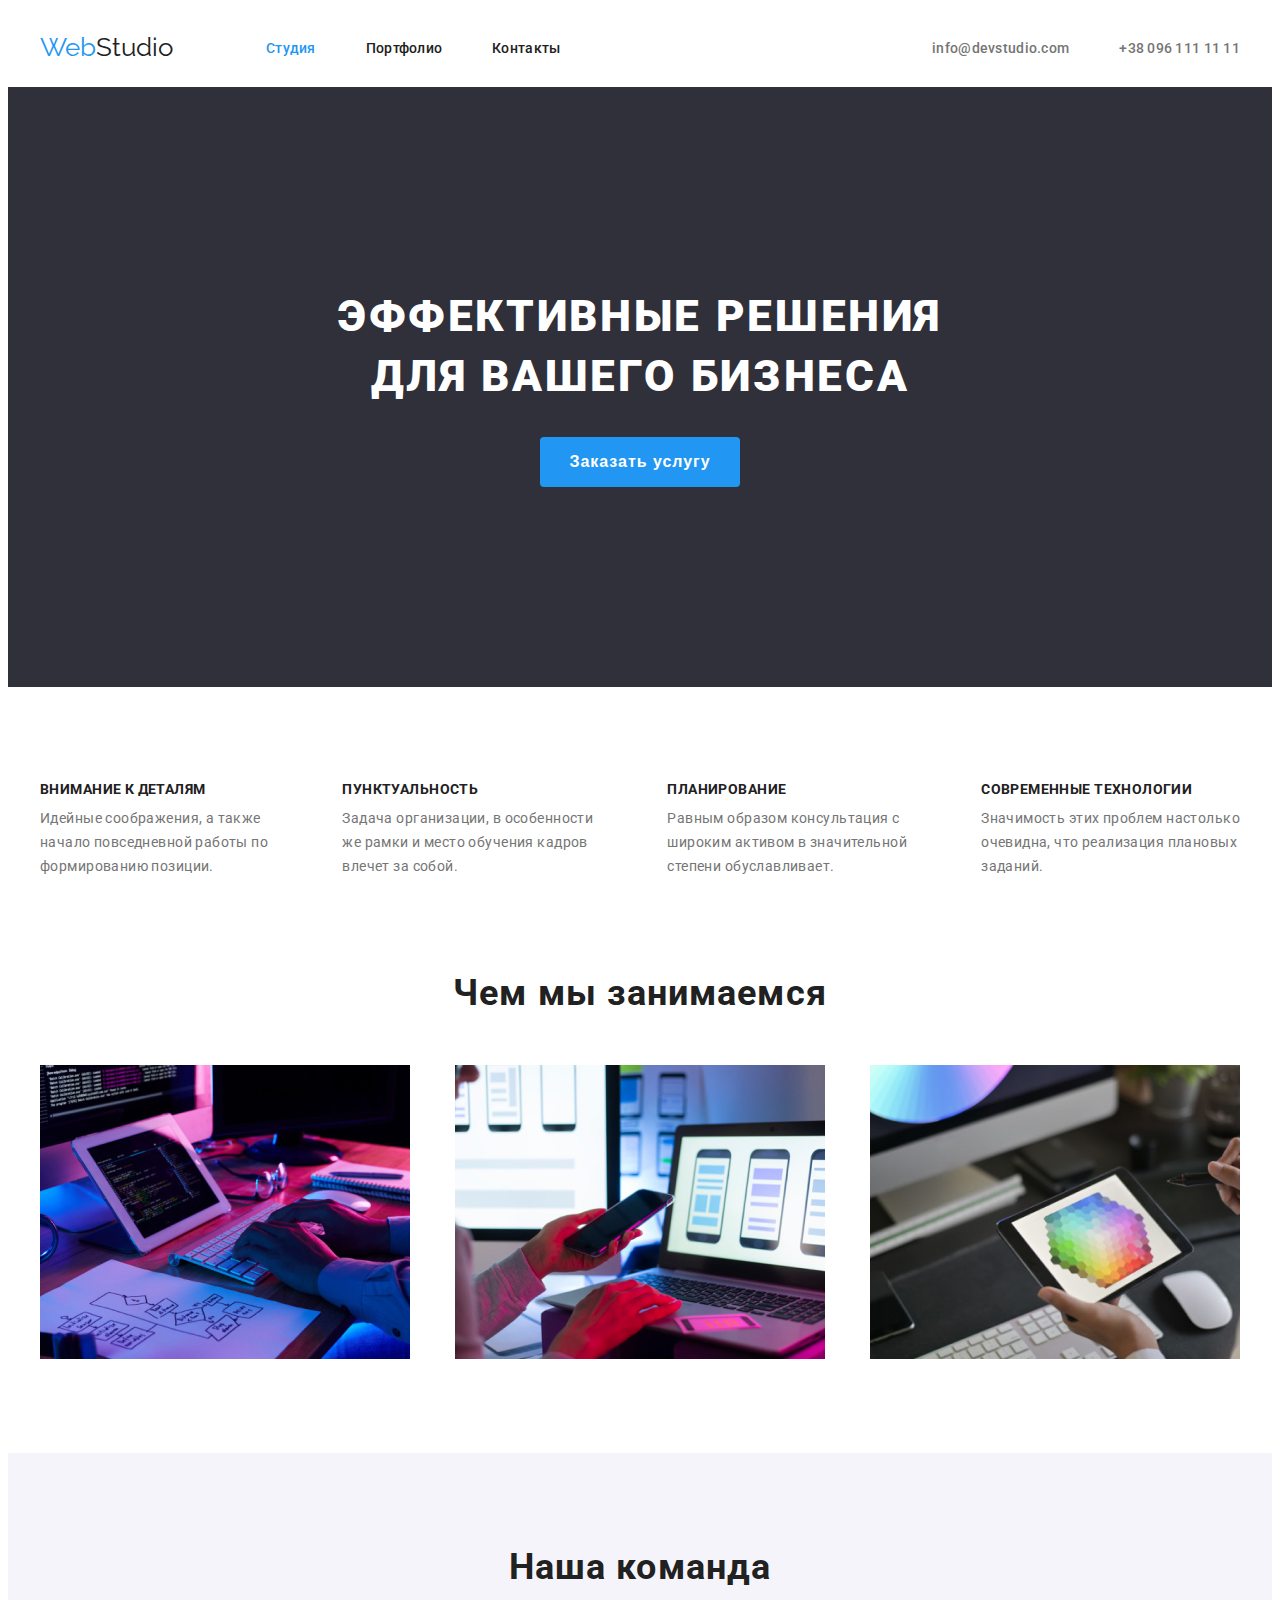
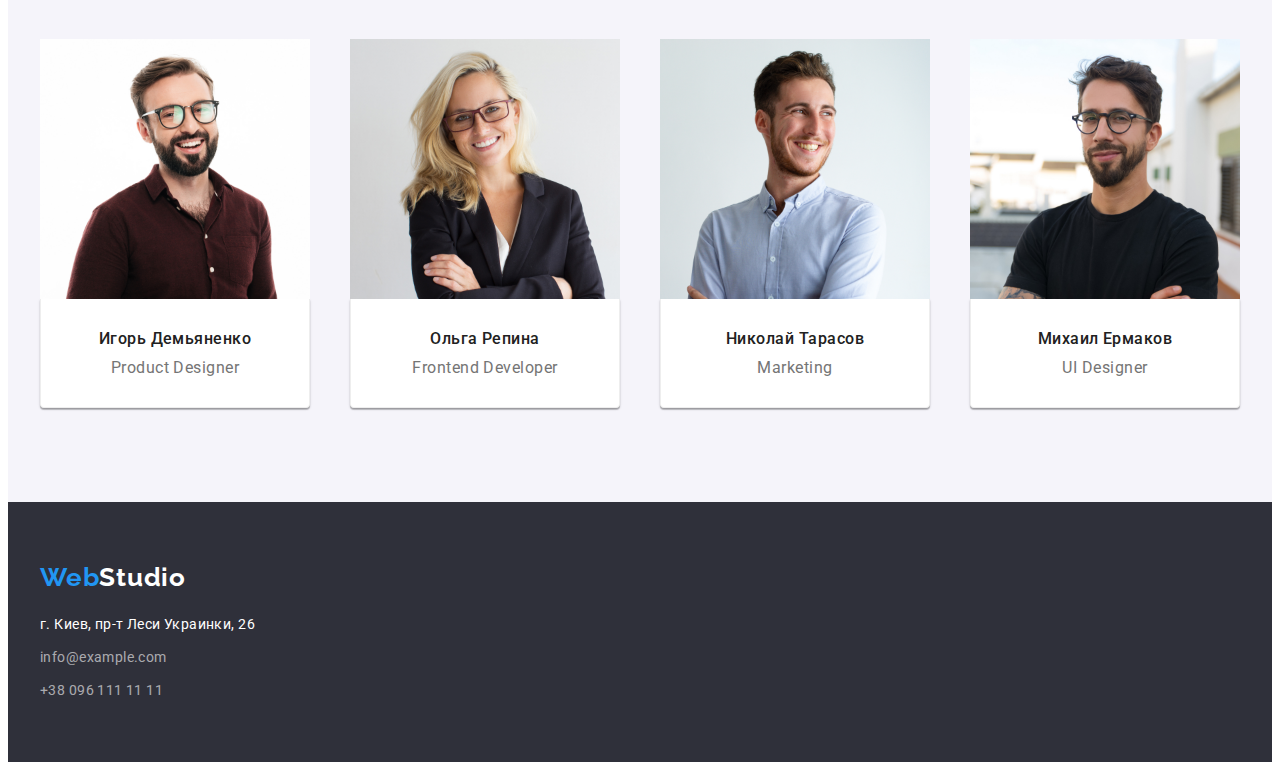
<file: index.html>
<!DOCTYPE html>
<html lang="en">

<head>
    <meta charset="UTF-8">
    <meta name="viewport" content="width=device-width, initial-scale=1.0">
    <title>WebStudio</title>
    <link rel="preconnect" href="https://fonts.gstatic.com">
    <link href="https://fonts.googleapis.com/css2?family=Raleway:wght@700&family=Roboto:wght@400;500;700;900&display=swap"
        rel="stylesheet">
    <link
        rel="stylesheet" 
        href="https://cdnjs.cloudflare.com/ajax/libs/modern-normalize/1.0.0/modern-normalize.min.css"
        integrity="sha512-ISS7cAi1PEhQ8jnbJpJZMd29NlhNj4AWYyLOSp2CE/CsHxTCu+r+t0D2yoJudVrd0/8fTVPUVDzY5Tvli75u/g=="
        crossorigin="anonymous" 
    />
    <link rel="stylesheet" href="./css/style.css">
</head>
<!--Основная часть-->
<body>
    <header class="page-header">
        <div class="main-nav container">
            <nav class="header-nav"> 
                <a href="index.html" class="header-logo"><span class="header-web-color">Web</span>Studio</a>
                <ul class="site-nav list">
                    <li class="link-title">
                        <a href="./index.html" class="link current">Студия</a>
                    </li>
                    <li class="link-title">
                        <a href="./Portfolio.html" class="link">Портфолио</a>
                    </li>
                    <li class="link-title">
                        <a href="#" class="link">Контакты</a>
                    </li>
                </ul>
            </nav>
            <ul class="site-nav-contacts">
                <li class="link">
                    <a href="mailto:info@devstudio.com" class="mail-header">info@devstudio.com</a>
                </li>
                <li class="link">
                    <a href="tel:+380961111111" class="tel">+38 096 111 11 11</a>
                </li>
            </ul>
        </div>
    </header>

    <main>
        <section class="hero-section">
            <div class="container">
                <div class="container-hero hero-div">
                    <!--Hero-->
                    <h1 class="hero-section-title">Эффективные решения для вашего бизнеса</h1>
                    <button type="button" class="button-order">Заказать услугу</button>
                </div>
            </div>
        </section>
        <!--Секция с преимуществами-->
        <section class="advantage-section">
            <div class="container">
                <ul class="advantage-list">
                    <li class="titles-list">
                        <h3 class="advantage-titles">Внимание к деталям</h3>
                        <p class="advantage-titles-text">Идейные соображения, а также <br>
                            начало повседневной работы по <br>
                            формированию позиции.</p>
                    </li>
                    <li class="titles-list">
                        <h3 class="advantage-titles">Пунктуальность</h3>
                        <p class="advantage-titles-text">Задача организации, в особенности <br>
                            же рамки и место обучения кадров <br>
                            влечет за собой.</p>
                    </li>
                    <li class="titles-list">
                        <h3 class="advantage-titles">Планирование</h3>
                        <p class="advantage-titles-text">Равным образом консультация с <br>
                            широким активом в значительной <br>
                            степени обуславливает.</p>
                    </li>
                    <li class="titles-list">
                        <h3 class="advantage-titles">Современные технологии</h3>
                        <p class="advantage-titles-text">Значимость этих проблем настолько <br>
                            очевидна, что реализация плановых <br> 
                            заданий.</p>
                    </li>
                </ul>
            </div>
        </section>

        <!--Секция с фото-->
        <section class="what-we-do-section">
            <div class="container photo-list">
                <h2 class="what-we-do-title">Чем мы занимаемся</h2>
                <ul class="what-we-do-list">
                    <li class="photo-example">
                        <img src="./images/box1.jpg" class="what-we-do-photos" alt="руки на клавиатуре" width="370" height="294">
                    </li>
                    <li class="photo-example">
                        <img src="./images/box2.jpg" class="what-we-do-photos" alt="руки с телефоном" width="370" height="294">
                    </li>
                    <li class="photo-example">
                        <img src="./images/box3.jpg" class="what-we-do-photos no-gap" alt="руки с планшетом" width="370" height="294">
                    </li>
                </ul>
            </div>
        </section>

        <!--секция с нашей командой-->
        <section class="team-section">
            <div class="container">
                <h2 class="team-title">Наша команда</h2>
                <ul class="developers-list">
                    <li class="developers-photo-list">
                        <img src="./images/img.jpg" class="developers-photo" alt="Мужчина в красной рубашке" width="270" height="260">
                        <div class="team-border">
                            <h3 class="developer-names">Игорь Демьяненко</h3>
                            <p class="developers-professions">Product Designer</p>
                        </div>
                    </li>
                    <li class="developers-photo-list">
                        <img src="./images/img(1).jpg" class="developers-photo" alt="Девушка с белыми волосами" width="270" height="260">
                        <div class="team-border">
                            <h3 class="developer-names">Ольга Репина</h3>
                            <p class="developers-professions">Frontend Developer</p>
                        </div>
                    </li>
                    <li class="developers-photo-list">
                        <img src="./images/img(2).jpg" class="developers-photo" alt="Мужчина в серой рубашке" width="270" height="260">
                        <div class="team-border">
                            <h3 class="developer-names">Николай Тарасов</h3>
                            <p class="developers-professions">Marketing</p>
                        </div>
                    </li>
                    <li class="developers-photo-list">
                        <img src="./images/img(3).jpg" class="developers-photo" alt="Мужчина в очках" width="270" height="260">
                        <div class="team-border">
                            <h3 class="developer-names">Михаил Ермаков</h3>
                            <p class="developers-professions">UI Designer</p>
                        </div>
                    </li>
                </ul>
            </div>
    

        </section>


    </main>
    <!--Подвал-->
    <footer class="footer">
        <div class="container">
            <a href="./index.html" class="footer-logo"><span class="footer-web-color">Web</span>Studio</a>
                <address class="footer-adress">
                    <p class="physical-adress">г. Киев, пр-т Леси Украинки, 26</p>
                </address>
            <ul class="footer-contacts-list">
                <li class="mail-list">
                    <a href="mailto:info@example.com" class="footer-contacts footer-mail">info@example.com</a>
                </li>
                <li>
                    <a href="tel:+380961111111" class="footer-contacts footer-tel">+38 096 111 11 11</a>
                </li>
            </ul>
        </div>
    </footer>



</body>

</html>
</file>
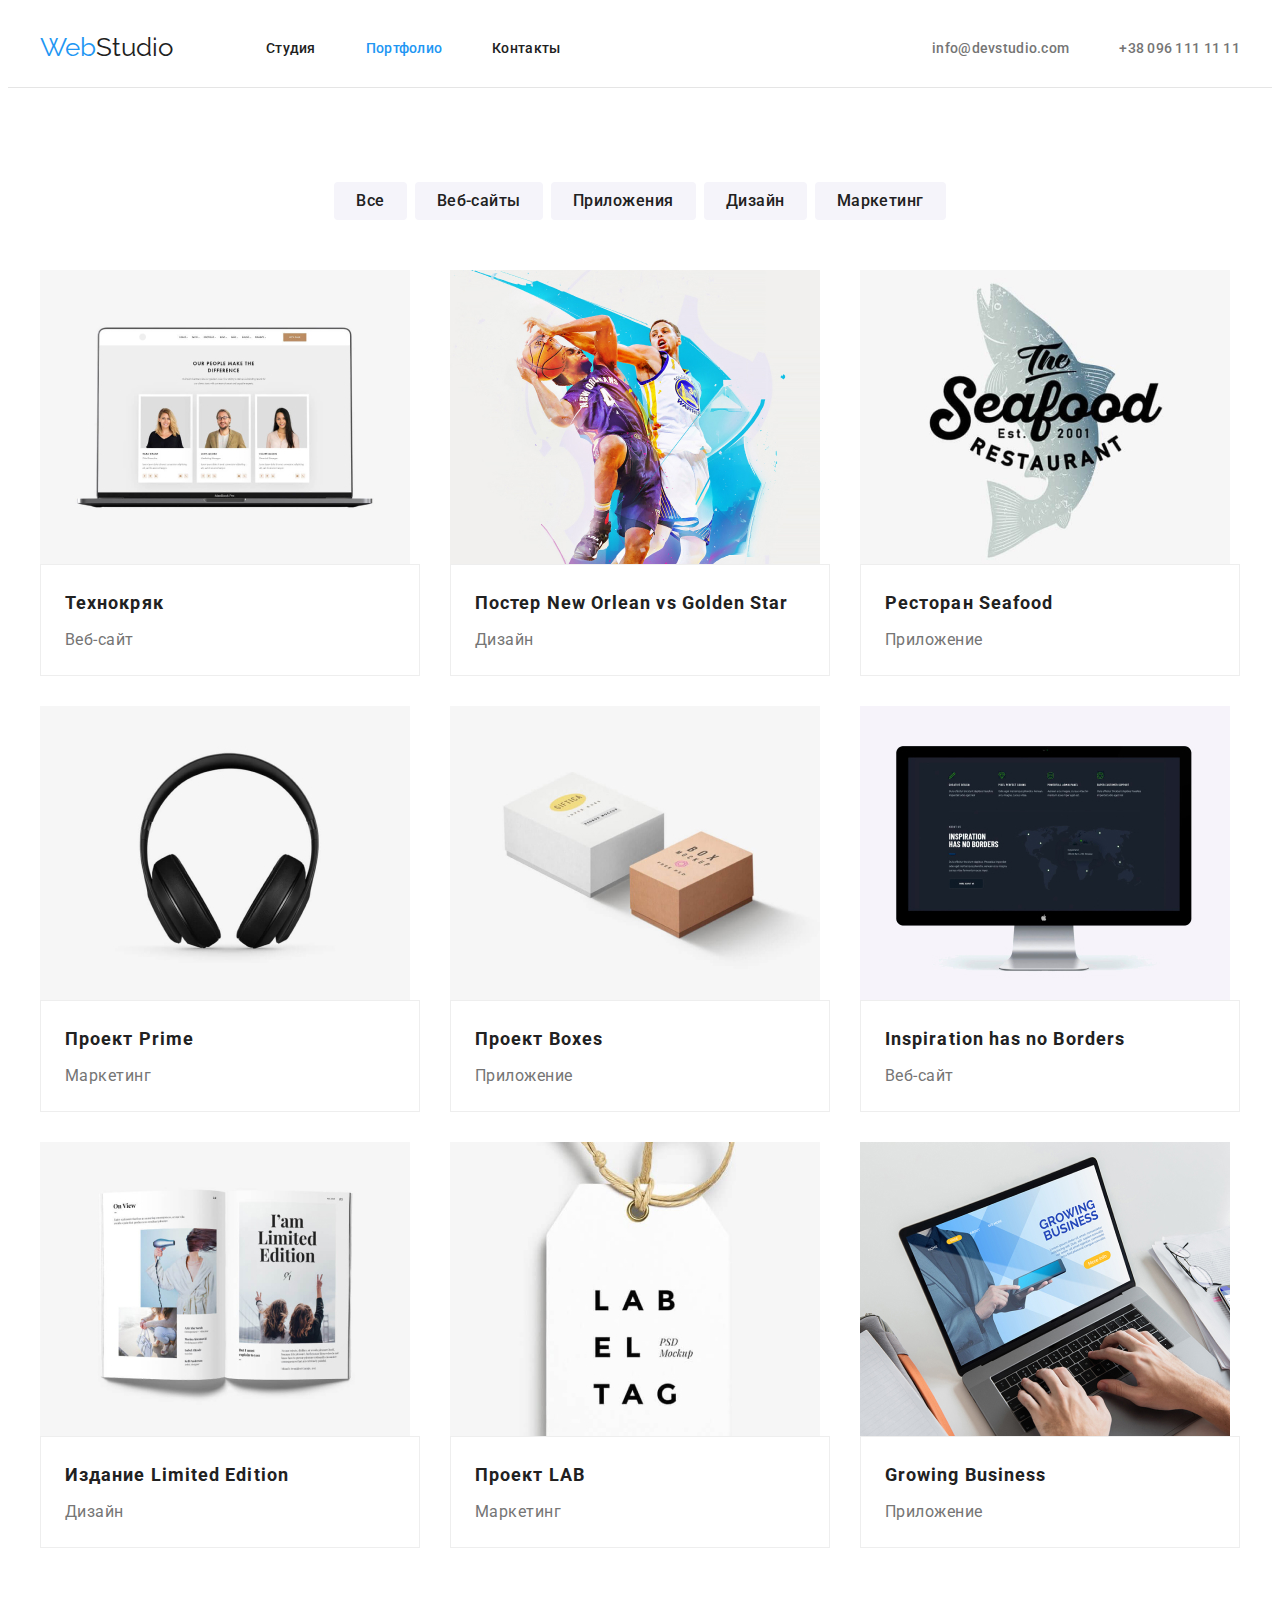
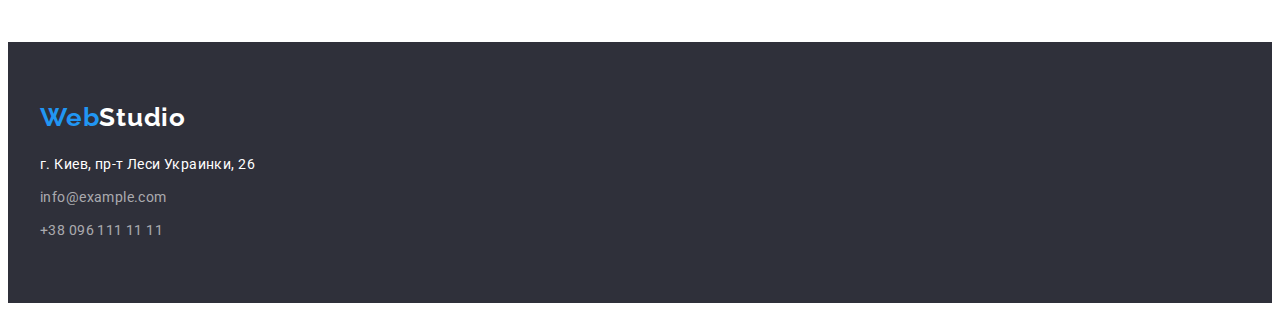
<file: Portfolio.html>
<!DOCTYPE html>
<html lang="en">

<head>
    <meta charset="UTF-8">
    <meta name="viewport" content="width=device-width, initial-scale=1.0">
    <title>Портфолио</title>
    <link rel="preconnect" href="https://fonts.gstatic.com">
    <link href="https://fonts.googleapis.com/css2?family=Raleway:wght@700&family=Roboto:wght@400;500;700;900&display=swap"
        rel="stylesheet">
    <link
        rel="stylesheet" 
        href="https://cdnjs.cloudflare.com/ajax/libs/modern-normalize/1.0.0/modern-normalize.min.css"
        integrity="sha512-ISS7cAi1PEhQ8jnbJpJZMd29NlhNj4AWYyLOSp2CE/CsHxTCu+r+t0D2yoJudVrd0/8fTVPUVDzY5Tvli75u/g=="
        crossorigin="anonymous" 
        />
    <link rel="stylesheet" href="./css/style.css">
</head>
    <!--Основная часть-->
<body>
    <header class="page-header border-line">
        <div class="main-nav container">
            <nav class="header-nav">
                <a href="index.html" class="header-logo"><span class="header-web-color">Web</span>Studio</a>
                <ul class="site-nav list">
                    <li class="link-title">
                        <a href="./index.html" class="link ">Студия</a>
                    </li>
                    <li class="link-title">
                        <a href="./Portfolio.html" class="link current">Портфолио</a>
                    </li>
                    <li class="link-title">
                        <a href="#" class="link">Контакты</a>
                    </li>
                </ul>
            </nav>
            <ul class="site-nav-contacts">
                <li class="link">
                    <a href="mailto:info@devstudio.com" class="mail-header portfolio">info@devstudio.com</a>
                </li>
                <li class="link">
                    <a href="tel:+380961111111" class="tel">+38 096 111 11 11</a>
                </li>
            </ul>
        </div>
    </header>
    <!-- main -->
    <main>
        <section class="portfolio-section">
            <div class="container">
                <ul class="buttons-section">
                    <li class="portfolio-buttons">
                        <button type="button" class="button-menu">Все</button>
                    </li>   
                    <li class="portfolio-buttons">
                        <button type="button" class="button-menu">Веб-сайты</button>
                    </li>
                    <li class="portfolio-buttons">
                        <button type="button" class="button-menu">Приложения</button>
                    </li>
                    <li class="portfolio-buttons">
                        <button type="button" class="button-menu">Дизайн</button>
                    </li>
                    <li class="portfolio-buttons">
                        <button type="button" class="button-menu">Маркетинг</button>
                    </li>
                </ul>
                <ul class="photocard-set">
                    <li class="photocard-set-items">  
                        <a href="#">
                            <img src="./images/portfolio_imgs/ноут_с_сайтом.jpg" class="portfolio-img" alt="ноут-с-сайтом" width="370" height="294">
                            <div class="photocard-set-description">
                                <h2 class="portfolio-titles">Технокряк</h2>
                                <p class="portfolio-text">Веб-сайт</p>
                            </div>
                        </a>
                    </li>
                    <li class="photocard-set-items">  
                        <a href="#">
                            <img src="./images/portfolio_imgs/два_баскетболиста.jpg" class="portfolio-img" alt="два-баскетболиста" width="370" height="294">
                            <div class="photocard-set-description">
                                <h2 class="portfolio-titles">Постер New Orlean vs Golden Star</h2>
                                <p class="portfolio-text">Дизайн</p>
                            </div>
                        </a>
                    </li>
                    <li class="photocard-set-items">  
                        <a href="#">
                            <img src="./images/portfolio_imgs/лого_ресторана.jpg" class="portfolio-img" alt="логотип-сифуд-ресторана" width="370" height="294">
                            <div class="photocard-set-description">
                                <h2 class="portfolio-titles">Ресторан Seafood</h2>
                                <p class="portfolio-text">Приложение</p>
                            </div>
                        </a>
                    </li>
                    <li class="photocard-set-items">  
                        <a href="#">
                            <img src="./images/portfolio_imgs/наушники.jpg" class="portfolio-img" alt="черные-наушники" width="370" height="294">
                            <div class="photocard-set-description">
                                <h2 class="portfolio-titles">Проект Prime</h2>
                                <p class="portfolio-text">Маркетинг</p>
                            </div>
                        </a>
                    </li>
                    <li class="photocard-set-items">  
                        <a href="#">
                            <img src="./images/portfolio_imgs/две_коробки.jpg" class="portfolio-img" alt="две-коробочки" width="370" height="294">
                            <div class="photocard-set-description">
                                <h2 class="portfolio-titles">Проект Boxes</h2>
                                <p class="portfolio-text">Приложение</p>
                            </div>
                        </a>
                    </li>
                    <li class="photocard-set-items">  
                        <a href="#">
                            <img src="./images/portfolio_imgs/монитор_с_картинкой.jpg" class="portfolio-img" alt="мониток-компьютера" width="370" height="294">
                            <div class="photocard-set-description">
                                <h2 class="portfolio-titles">Inspiration has no Borders</h2>
                                <p class="portfolio-text">Веб-сайт</p>
                            </div>
                        </a>
                    </li>
                    <li class="photocard-set-items last-items">  
                        <a href="#">
                            <img src="./images/portfolio_imgs/открытая_книга.jpg" class="portfolio-img" alt="открытая-книга" width="370" height="294">
                            <div class="photocard-set-description">
                                <h2 class="portfolio-titles">Издание Limited Edition</h2>
                                <p class="portfolio-text">Дизайн</p>
                            </div>
                        </a>
                    </li>
                    <li class="photocard-set-items last-items">  
                        <a href="#">
                            <img src="./images/portfolio_imgs/этикетка.jpg" class="portfolio-img" alt="лейба-с-надписью" width="370" height="294">
                            <div class="photocard-set-description">
                                <h2 class="portfolio-titles">Проект LAB</h2>
                                <p class="portfolio-text">Маркетинг</p>
                            </div>
                        </a>
                    </li>
                    <li class="photocard-set-items last-items">  
                        <a href="#">
                            <img src="./images/portfolio_imgs/открытый_ноут.jpg" class="portfolio-img" alt="открытый_ноут" width="370" height="294">
                            <div class="photocard-set-description">
                                <h2 class="portfolio-titles">Growing Business</h2>
                                <p class="portfolio-text">Приложение</p>
                            </div>
                        </a>
                    </li>
                </ul>
            </div>
        </section>
    </main>
    <!--Подвал-->
    <footer class="footer">
        <div class="container">
            <a href="./index.html" class="footer-logo"><span class="footer-web-color">Web</span>Studio</a>
            <address class="footer-adress">
                <p class="physical-adress">г. Киев, пр-т Леси Украинки, 26</p>
            </address>
            <ul class="footer-contacts-list">
                <li class="mail-list">
                    <a href="mailto:info@example.com" class="footer-contacts footer-mail">info@example.com</a>
                </li>
                <li>
                    <a href="tel:+380961111111" class="footer-contacts footer-tel">+38 096 111 11 11</a>
                </li>
            </ul>
        </div>
    </footer>
    </body>
    </html>
</file>
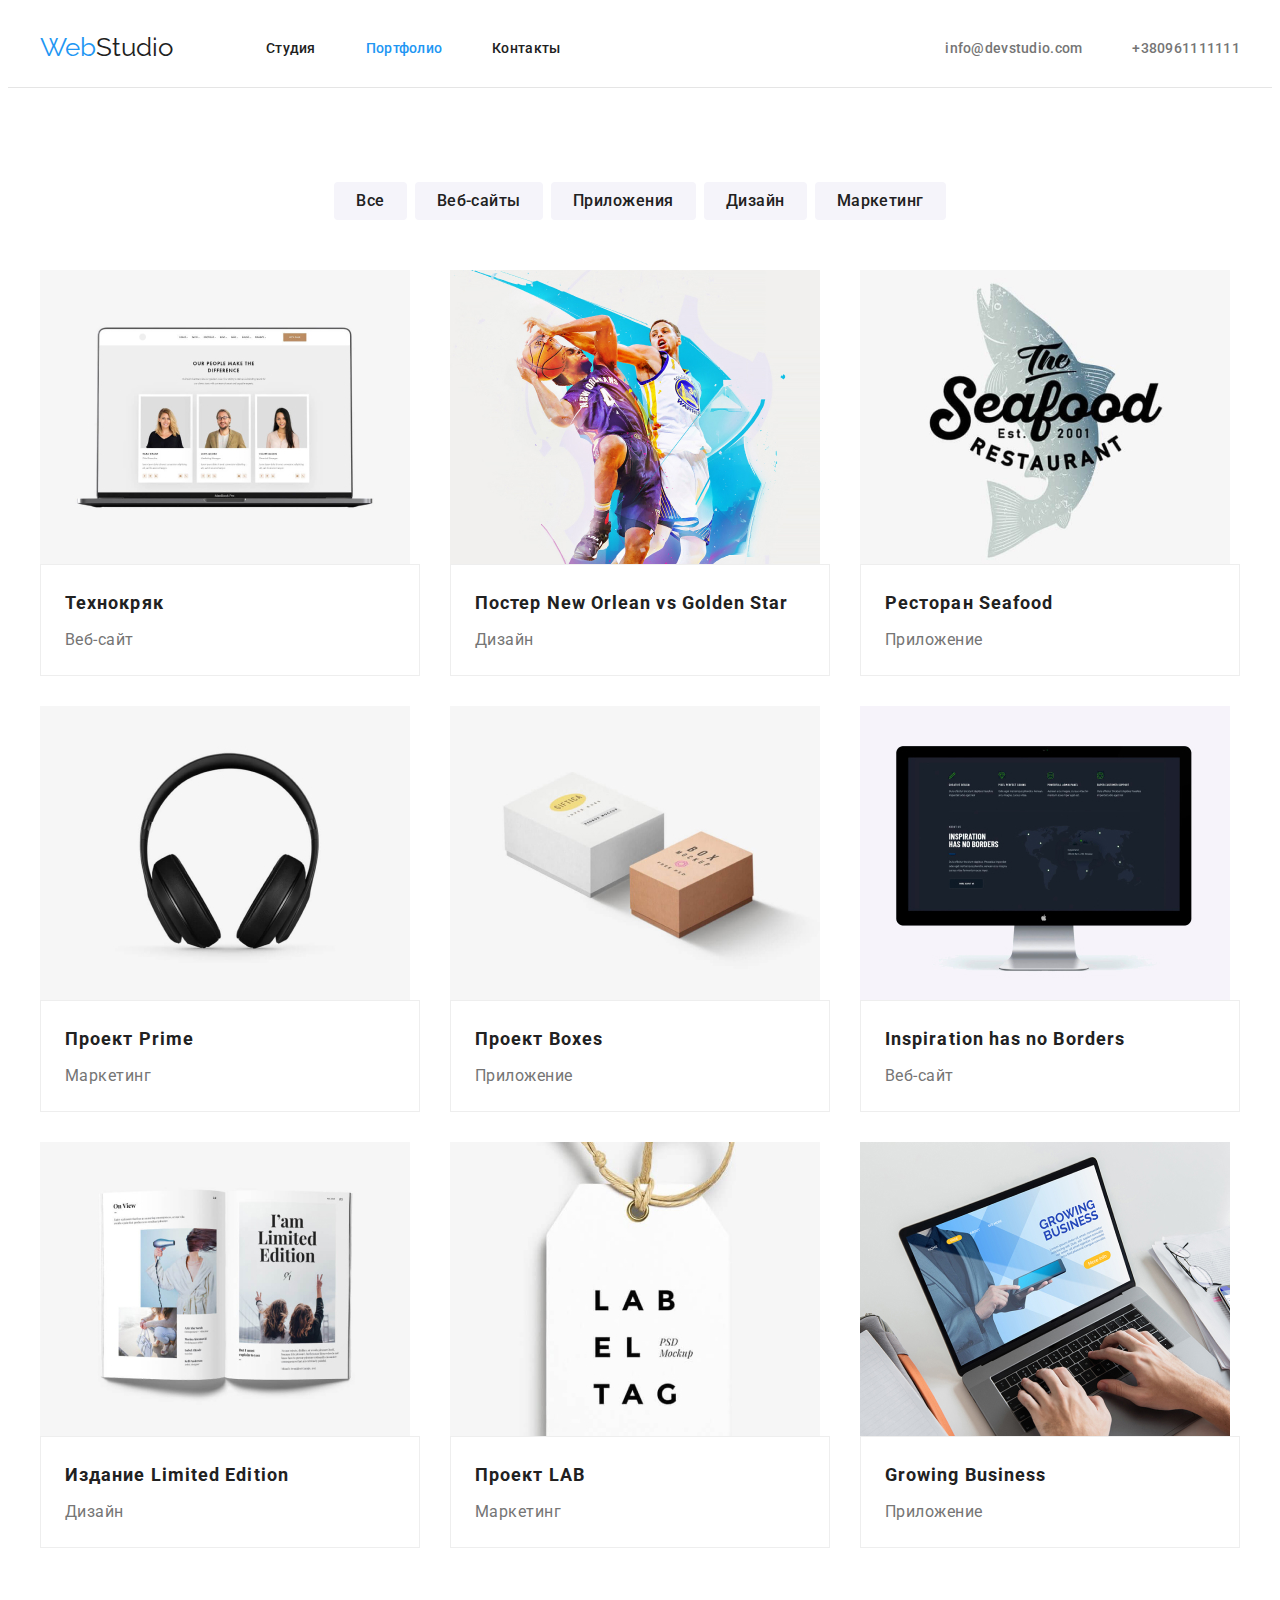
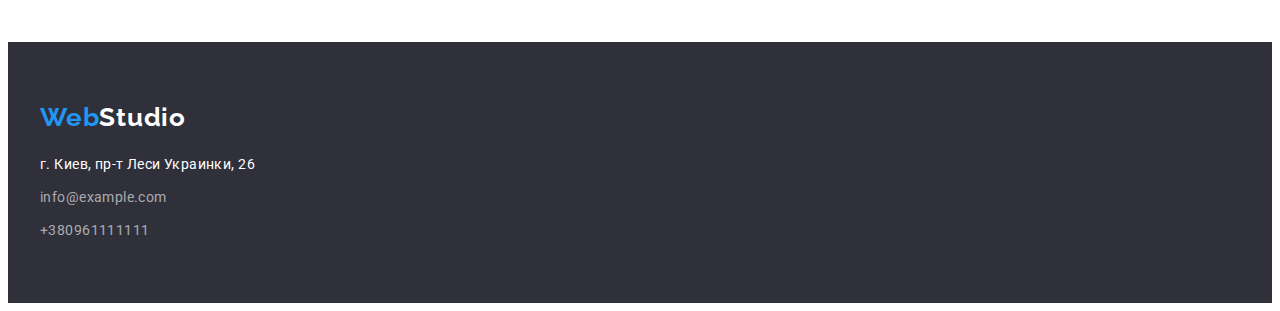
<file: Портфолио.html>
<!DOCTYPE html>
<html lang="en">

<head>
    <meta charset="UTF-8">
    <meta name="viewport" content="width=device-width, initial-scale=1.0">
    <title>Портфолио</title>
    <link rel="preconnect" href="https://fonts.gstatic.com">
    <link href="https://fonts.googleapis.com/css2?family=Raleway:wght@700&family=Roboto:wght@400;500;700;900&display=swap"
        rel="stylesheet">
    <link
        rel="stylesheet" 
        href="https://cdnjs.cloudflare.com/ajax/libs/modern-normalize/1.0.0/modern-normalize.min.css"
        integrity="sha512-ISS7cAi1PEhQ8jnbJpJZMd29NlhNj4AWYyLOSp2CE/CsHxTCu+r+t0D2yoJudVrd0/8fTVPUVDzY5Tvli75u/g=="
        crossorigin="anonymous" 
        />
    <link rel="stylesheet" href="./css/style.css">
</head>
    <!--Основная часть-->
<body>
    <header class="page-header border-line">
        <div class="main-nav container">
            <nav class="header-nav">
                <a href="index.html" class="header-logo"><span class="header-web-color">Web</span>Studio</a>
                <ul class="site-nav list">
                    <li class="link-title">
                        <a href="./index.html" class="link ">Студия</a>
                    </li>
                    <li class="link-title">
                        <a href="./Портфолио.html" class="link current">Портфолио</a>
                    </li>
                    <li class="link-title">
                        <a href="#" class="link">Контакты</a>
                    </li>
                </ul>
            </nav>
            <ul class="site-nav-contacts">
                <li class="link">
                    <a href="mailto:info@devstudio.com" class="mail-header portfolio">info@devstudio.com</a>
                </li>
                <li class="link">
                    <a href="tel:+380961111111" class="tel">+380961111111</a>
                </li>
            </ul>
        </div>
    </header>
    <!-- main -->
    <main>
        <section class="portfolio-section">
            <div class="container">
                <ul class="buttons-section">
                    <li class="portfolio-buttons">
                        <button type="button" class="button-menu">Все</button>
                    </li>   
                    <li class="portfolio-buttons">
                        <button type="button" class="button-menu">Веб-сайты</button>
                    </li>
                    <li class="portfolio-buttons">
                        <button type="button" class="button-menu">Приложения</button>
                    </li>
                    <li class="portfolio-buttons">
                        <button type="button" class="button-menu">Дизайн</button>
                    </li>
                    <li class="portfolio-buttons">
                        <button type="button" class="button-menu">Маркетинг</button>
                    </li>
                </ul>
                <ul class="photocard-set">
                    <li class="photocard-set-items">  
                        <a href="#">
                            <img src="./images/portfolio_imgs/ноут_с_сайтом.jpg" class="portfolio-img" alt="ноут-с-сайтом" width="370" height="294">
                            <div class="photocard-set-description">
                                <h2 class="portfolio-titles">Технокряк</h2>
                                <p class="portfolio-text">Веб-сайт</p>
                            </div>
                        </a>
                    </li>
                    <li class="photocard-set-items">  
                        <a href="#">
                            <img src="./images/portfolio_imgs/два_баскетболиста.jpg" class="portfolio-img" alt="два-баскетболиста" width="370" height="294">
                            <div class="photocard-set-description">
                                <h2 class="portfolio-titles">Постер New Orlean vs Golden Star</h2>
                                <p class="portfolio-text">Дизайн</p>
                            </div>
                        </a>
                    </li>
                    <li class="photocard-set-items">  
                        <a href="#">
                            <img src="./images/portfolio_imgs/лого_ресторана.jpg" class="portfolio-img" alt="логотип-сифуд-ресторана" width="370" height="294">
                            <div class="photocard-set-description">
                                <h2 class="portfolio-titles">Ресторан Seafood</h2>
                                <p class="portfolio-text">Приложение</p>
                            </div>
                        </a>
                    </li>
                    <li class="photocard-set-items">  
                        <a href="#">
                            <img src="./images/portfolio_imgs/наушники.jpg" class="portfolio-img" alt="черные-наушники" width="370" height="294">
                            <div class="photocard-set-description">
                                <h2 class="portfolio-titles">Проект Prime</h2>
                                <p class="portfolio-text">Маркетинг</p>
                            </div>
                        </a>
                    </li>
                    <li class="photocard-set-items">  
                        <a href="#">
                            <img src="./images/portfolio_imgs/две_коробки.jpg" class="portfolio-img" alt="две-коробочки" width="370" height="294">
                            <div class="photocard-set-description">
                                <h2 class="portfolio-titles">Проект Boxes</h2>
                                <p class="portfolio-text">Приложение</p>
                            </div>
                        </a>
                    </li>
                    <li class="photocard-set-items">  
                        <a href="#">
                            <img src="./images/portfolio_imgs/монитор_с_картинкой.jpg" class="portfolio-img" alt="мониток-компьютера" width="370" height="294">
                            <div class="photocard-set-description">
                                <h2 class="portfolio-titles">Inspiration has no Borders</h2>
                                <p class="portfolio-text">Веб-сайт</p>
                            </div>
                        </a>
                    </li>
                    <li class="photocard-set-items last-items">  
                        <a href="#">
                            <img src="./images/portfolio_imgs/открытая_книга.jpg" class="portfolio-img" alt="открытая-книга" width="370" height="294">
                            <div class="photocard-set-description">
                                <h2 class="portfolio-titles">Издание Limited Edition</h2>
                                <p class="portfolio-text">Дизайн</p>
                            </div>
                        </a>
                    </li>
                    <li class="photocard-set-items last-items">  
                        <a href="#">
                            <img src="./images/portfolio_imgs/этикетка.jpg" class="portfolio-img" alt="лейба-с-надписью" width="370" height="294">
                            <div class="photocard-set-description">
                                <h2 class="portfolio-titles">Проект LAB</h2>
                                <p class="portfolio-text">Маркетинг</p>
                            </div>
                        </a>
                    </li>
                    <li class="photocard-set-items last-items">  
                        <a href="#">
                            <img src="./images/portfolio_imgs/открытый_ноут.jpg" class="portfolio-img" alt="открытый_ноут" width="370" height="294">
                            <div class="photocard-set-description">
                                <h2 class="portfolio-titles">Growing Business</h2>
                                <p class="portfolio-text">Приложение</p>
                            </div>
                        </a>
                    </li>
                </ul>
            </div>
        </section>
    </main>
    <!--Подвал-->
    <footer class="footer">
        <div class="container">
            <a href="./index.html" class="footer-logo"><span class="footer-web-color">Web</span>Studio</a>
            <address class="footer-adress">
                <p class="physical-adress">г. Киев, пр-т Леси Украинки, 26</p>
            </address>
            <ul class="footer-contacts-list">
                <li class="mail-list">
                    <a href="mailto:info@example.com" class="footer-contacts footer-mail">info@example.com</a>
                </li>
                <li>
                    <a href="tel:+380961111111" class="footer-contacts footer-tel">+380961111111</a>
                </li>
            </ul>
        </div>
    </footer>
    </body>
    </html>
</file>
<file: css/style.css>
:root {
  /* main page */
  --main-text-color: #757575;
  --title-text-color: #212121;
  --accent-color: #2196f3;
  --second-txt-bcg-color: #ffffff;
  --hero-footer-bcg-clr: #2f303a;

  /* portfolio page */
  --button-bcg-clr: #f5f4fa;
  --button-active-bcg-clr: #2196f3;
  --bcg-clr: #ffffff;
}

body {
  /* background-color: #e5e5e5; */
  color: var(--main-text-color);
  font-family: "Roboto", sans-serif;
}

.container {
  width: 1200px;
  margin-left: auto;
  margin-right: auto;
  padding-left: 15px;
  padding-right: 15px;
  /* background-color: turquoise; */
}

ul {
  margin: 0;
  padding: 0;
  list-style: none;
}

a {
  text-decoration: none;
  cursor: pointer;
}

/* header */

.page-header {
  background-color: var(--second-txt-bcg-color);
}

.header-logo {
  padding-top: 24px;
  padding-bottom: 25px;
  margin-right: 93px;

  color: var(--title-text-color);
  font-family: "Raleway", sans-serif;
  font-size: 26px;
}

.header-web-color {
  color: var(--accent-color);
}

.header-nav {
  display: flex;
}

.mail-header {
  padding-top: 32px;
  padding-bottom: 32px;
}

.site-nav .link {
  padding-top: 32px;
  padding-bottom: 32px;
  color: var(--title-text-color);
  font-size: 14px;
  font-weight: 500;
  line-height: 1.142px;
  letter-spacing: 0.02em;
}

/* main nav */

.main-nav {
  display: flex;
  align-items: center;
  justify-content: space-between;
}

.site-nav {
  display: flex;
  align-items: center;
}

.site-nav-contacts {
  display: flex;
  margin-left: auto;
}

.site-nav .link-title:last-child {
  margin-right: 0;
}
.link-title {
  margin-right: 50px;
}

.site-nav .link:hover,
.site-nav .link:focus {
  color: var(--accent-color);
}

.site-nav .link.current {
  color: var(--accent-color);
}

.site-nav-contacts a {
  color: var(--main-text-color);
  font-size: 14px;
  font-weight: 500;
  line-height: 1.142;
  letter-spacing: 0.02em;
}

.site-nav-contacts .link + .link {
  margin-left: 50px;
}

.site-nav-contacts a:focus,
.site-nav-contacts a:hover {
  color: var(--accent-color);
}

/* hero */

.hero-section {
  background-color: var(--hero-footer-bcg-clr);
  text-align: center;
  padding-top: 200px;
  padding-bottom: 200px;
}

.hero-div {
  margin-right: auto;
  margin-left: auto;
  width: 696px;
}

.hero-section-title {
  margin-top: 0;
  margin-bottom: 30px;

  color: var(--second-txt-bcg-color);
  font-size: 44px;
  font-weight: 900;
  line-height: 1.36;
  letter-spacing: 0.06em;
  text-align: center;
  text-transform: uppercase;
}

.button-order {
  margin: auto;

  background-color: var(--accent-color);
  color: var(--second-txt-bcg-color);
  font-size: 16px;
  font-weight: 700;
  line-height: 1.875;
  letter-spacing: 0.06em;
  text-align: center;
  cursor: pointer;
  height: 50px;
  width: 200px;
  left: 700px;
  top: 430px;
  border-radius: 4px;
  border: 0px;
}

/* advantage section */

.advantage-list {
  display: flex;
  justify-content: space-between;
}

.advantage-section,
.what-we-do-section {
  background-color: var(--second-txt-bcg-color);
}

.advantage-section {
  padding-top: 94px;
  padding-bottom: 94px;
}

.what-we-do-section {
  padding-bottom: 94px;
}

.advantage-titles {
  margin-top: 0;
  margin-bottom: 10px;
  padding: 0;

  color: var(--title-text-color);
  font-size: 14px;
  font-weight: 700;
  line-height: 1.143;
  letter-spacing: 0.03em;
  text-align: left;
  text-transform: uppercase;
}

.advantage-titles-text {
  margin: 0;
  padding: 0;

  font-size: 14px;
  font-weight: 400;
  line-height: 1.714;
  letter-spacing: 0.03em;
  text-align: left;
}

/* wtah we do section */

.what-we-do-title,
.team-title {
  margin-top: 0;
  margin-bottom: 50px;

  color: var(--title-text-color);
  font-size: 36px;
  font-weight: 700;
  line-height: 1.166;
  letter-spacing: 0.03em;
  text-align: center;
}

.what-we-do-list {
  justify-content: space-between;
  display: flex;
}

.what-we-do-photos {
  display: block;
}

/* Team section */

.developers-photo {
  display: block;
}

.team-border {
  background-color: #ffffff;
  box-shadow: 0px 1px 3px rgba(0, 0, 0, 0.12), 0px 1px 1px rgba(0, 0, 0, 0.14),
    0px 2px 1px rgba(0, 0, 0, 0.2);
  border-radius: 0px 0px 4px 4px;

  padding-top: 30px;
  padding-right: 32px;
  padding-bottom: 30px;
  padding-left: 32px;
  border-right: 1px solid #eeeeee;
  border-bottom: 1px solid #eeeeee;
  border-left: 1px solid #eeeeee;
}

.team-section {
  background-color: #f5f4fa;
  padding-top: 94px;
  padding-bottom: 94px;
}

.team-title {
  text-align: center;
}

.developers-list {
  display: flex;
  justify-content: space-between;
}

.developer-names {
  margin-top: 0;
  margin-bottom: 10px;

  color: var(--title-text-color);
  font-size: 16px;
  font-weight: 500;
  line-height: 1.188;
  letter-spacing: 0.03em;
  text-align: center;
}

.developers-professions {
  margin: 0;
  padding: 0;

  font-size: 16px;
  font-weight: 400;
  line-height: 1.188;
  letter-spacing: 0.03em;
  text-align: center;
}

/* footer */

.footer {
  background-color: var(--hero-footer-bcg-clr);
  border-radius: 0px;
  padding-top: 60px;
  padding-bottom: 60px;
}

.footer-logo {
  display: inline-block;
  margin-bottom: 20px;

  color: var(--second-txt-bcg-color);
  font-family: "Raleway", sans-serif;
  font-size: 26px;
  font-weight: 700;
  line-height: 1.192;
  letter-spacing: 0.03em;
}

.footer-web-color {
  color: var(--accent-color);
}

.footer-adress {
  margin-bottom: 9px;
  color: var(--second-txt-bcg-color);
  font-size: 14px;
  font-style: normal;
  font-weight: 400;
  line-height: 1.714;
  letter-spacing: 0.03em;
}

.physical-adress {
  margin: 0;
  padding: 0;
}

.footer-contacts {
  color: rgba(255, 255, 255, 0.6);
  font-size: 14px;
  font-weight: 400;
  line-height: 1.714;
  letter-spacing: 0.03em;
}

.mail-list {
  margin-bottom: 9px;
}

.footer-contacts:hover,
.footer-contacts:focus {
  color: var(--accent-color);
}

/* portfolio */

.border-line {
  border-bottom: 1px solid #e5e5e5;
}

.portfolio {
  padding-top: 32px;
  padding-bottom: 32px;
}

.tel {
  padding-top: 32px;
  padding-bottom: 32px;
}

/* buttons */

.button-menu {
  background-color: var(--button-bcg-clr);
  color: var(--title-text-color);
  font-family: "Roboto", sans-serif;
  border-radius: 4px;
  padding-top: 6px;
  padding-right: 22px;
  padding-bottom: 6px;
  padding-left: 22px;
  font-size: 16px;
  font-weight: 500;
  line-height: 1.625;
  letter-spacing: 0.03em;
  text-align: center;
  cursor: pointer;
  border: 0px;
}

.portfolio-buttons {
  margin-right: 8px;
}

.buttons-section :last-child {
  margin-right: 0;
}

.buttons-section {
  display: flex;
  justify-content: center;

  margin-bottom: 0;
  margin-bottom: 50px;
}

.button-menu:hover,
.button-menu:focus {
  background-color: var(--button-active-bcg-clr);
  color: var(--second-txt-bcg-color);
}

/* photocard set */

.portfolio-img {
  display: block;
}

.photocard-set {
  display: flex;
  flex-wrap: wrap;
}

.portfolio-section {
  background-color: var(--bcg-clr);
  padding-top: 94px;
  padding-bottom: 94px;
}

.portfolio-titles {
  margin-top: 0;
  margin-bottom: 4px;

  color: var(--title-text-color);
  font-size: 18px;
  font-weight: 700;
  line-height: 2;
  letter-spacing: 0.06em;
}

.photocard-set-items {
  width: 370px;
  margin-right: 30px;
  margin-bottom: 30px;
}

.photocard-set-description {
  padding-top: 20px;
  padding-right: 24px;
  padding-bottom: 20px;
  padding-left: 24px;
  border-top: 1px solid #eeeeee;
  border-right: 1px solid #eeeeee;
  border-bottom: 1px solid #eeeeee;
  border-left: 1px solid #eeeeee;
}

.portfolio-text {
  margin-top: 0;
  margin-bottom: 0px;

  font-size: 16px;
  font-weight: 400;
  line-height: 1.875;
  letter-spacing: 0.03em;
  color: var(--main-text-color);
}

.photocard-set-items:nth-child(3n) {
  margin-right: 0;
}

.photocard-set-items {
  width: calc((100% - 60px) / 3);
}

.last-items {
  margin-bottom: 0;
}
</file>
